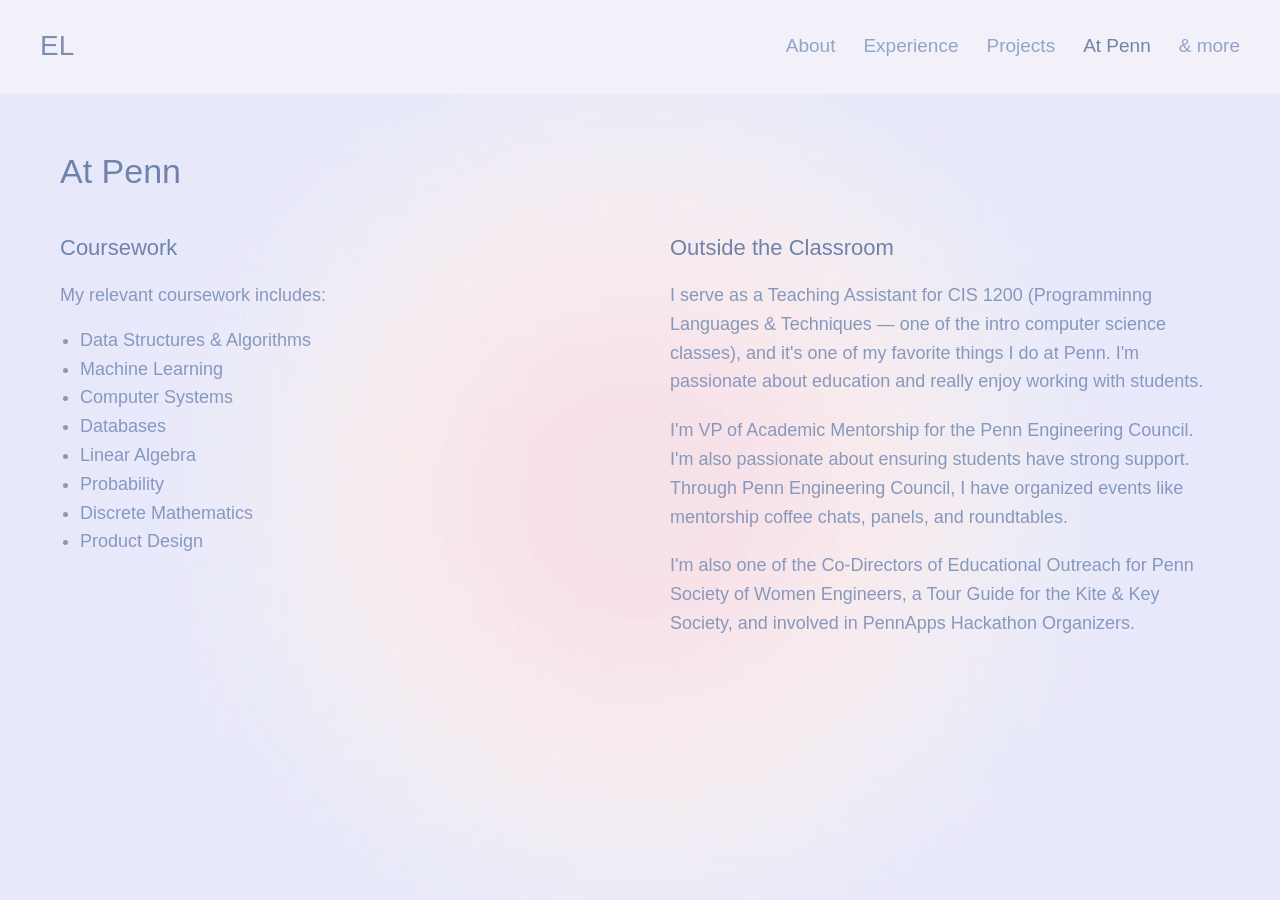
<file: at-penn.html>
<!DOCTYPE html>
<html lang="en">
<head>
<meta charset="UTF-8">
<meta name="viewport" content="width=device-width, initial-scale=1.0">
<link rel="icon" type="image/svg+xml" href="assets/favicon.svg">
<title>At Penn — Esha Lohiya</title>
<link rel="preconnect" href="https://fonts.googleapis.com">
<link rel="preconnect" href="https://fonts.gstatic.com" crossorigin>
<link href="https://fonts.googleapis.com/css2?family=Space+Grotesk:wght@300..700&display=swap" rel="stylesheet">
<link rel="stylesheet" href="styles.css">
</head>
<body class="gradient-bg">

<header class="site-header">
  <a href="index.html" class="logo">EL</a>
  <nav class="site-nav">
    <a href="index.html">About</a>
    <a href="experience.html">Experience</a>
    <a href="projects.html">Projects</a>
    <a href="at-penn.html" class="active">At Penn</a>
    <a href="more.html">&amp; more</a>
  </nav>
</header>

<main class="page-section" id="at-penn">
  <h1>At Penn</h1>

  <div class="penn-columns">
    <section class="penn-section">
      <h2>Coursework</h2>
      <p class="more-bio">My relevant coursework includes:</p>
      <ul class="coursework-list">
        <li>Data Structures &amp; Algorithms</li>
        <li>Machine Learning</li>
        <li>Computer Systems</li>
        <li>Databases</li>
        <li>Linear Algebra</li>
        <li>Probability</li>
        <li>Discrete Mathematics</li>
        <li>Product Design</li>
      </ul>
    </section>

    <section class="penn-section">
      <h2>Outside the Classroom</h2>
      <p class="more-bio">I serve as a Teaching Assistant for CIS 1200 (Programminng Languages & Techniques — one of the intro computer science classes), and it's one of my favorite things I do at Penn. I'm passionate about education and really enjoy working with students.</p>
      <p class="more-bio">I'm VP of Academic Mentorship for the Penn Engineering Council. I'm also passionate about ensuring students have strong support. Through Penn Engineering Council, I have organized events like mentorship coffee chats, panels, and roundtables.</p>
      <p class="more-bio">I'm also one of the Co-Directors of Educational Outreach for Penn Society of Women Engineers, a Tour Guide for the Kite &amp; Key Society, and involved in PennApps Hackathon Organizers.</p>
    </section>
  </div>
</main>

</body>
</html>
</file>
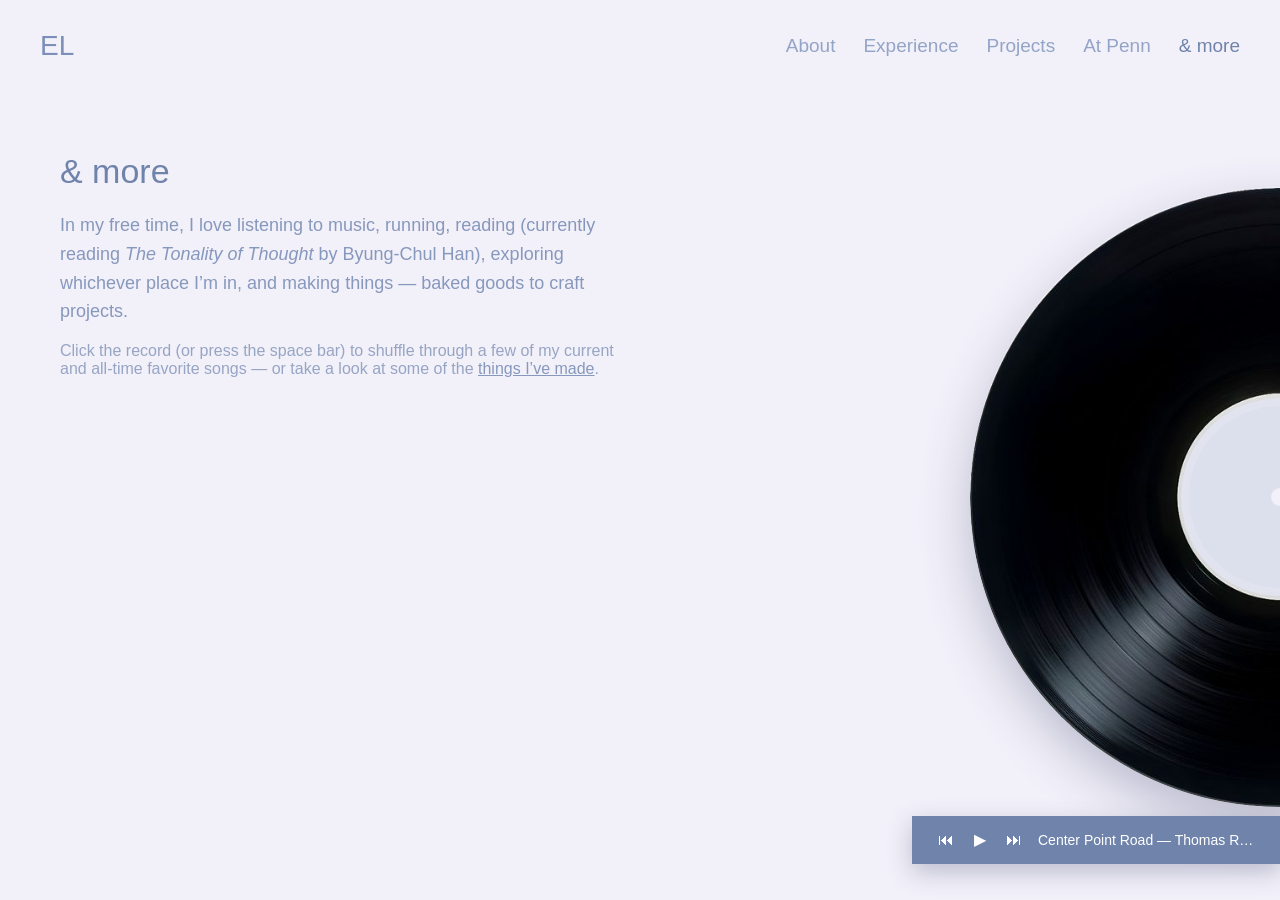
<file: more.html>
<!DOCTYPE html>
<html lang="en">
<head>
<meta charset="UTF-8">
<meta name="viewport" content="width=device-width, initial-scale=1.0">
<link rel="icon" type="image/svg+xml" href="assets/favicon.svg">
<title>& more — Esha Lohiya</title>
<link rel="preconnect" href="https://fonts.googleapis.com">
<link rel="preconnect" href="https://fonts.gstatic.com" crossorigin>
<link href="https://fonts.googleapis.com/css2?family=Space+Grotesk:wght@300..700&display=swap" rel="stylesheet">
<link rel="stylesheet" href="styles.css">
</head>
<body>

<header class="site-header">
  <a href="index.html" class="logo">EL</a>
  <nav class="site-nav">
    <a href="index.html">About</a>
    <a href="experience.html">Experience</a>
    <a href="projects.html">Projects</a>
    <a href="at-penn.html">At Penn</a>
    <a href="more.html" class="active">&amp; more</a>
  </nav>
</header>

<main class="page-section" id="more">
  <h1>& more</h1>
  <p class="more-bio">
    In my free time, I love listening to music, running, reading (currently reading
    <em>The Tonality of Thought</em> by Byung-Chul Han), exploring whichever place
    I&rsquo;m in, and making things &mdash; baked goods to craft projects.
  </p>
  <p class="more-hint">
    Click the record (or press the space bar) to shuffle through a few of my current and all-time favorite
    songs &mdash; or take a look at some of the <a href="things-ive-made.html">things I&rsquo;ve made</a>.
  </p>

  <div class="player-bar">
    <button class="player-btn" id="prevBtn" aria-label="Previous track">&#9198;</button>
    <button class="player-btn" id="playBtn" aria-label="Play">&#9654;</button>
    <button class="player-btn" id="nextBtn" aria-label="Next track">&#9197;</button>
    <span class="player-track" id="playerTrackLabel"></span>
  </div>

  <div id="embed-iframe" class="embed-hidden"></div>
</main>

<div class="vinyl-record" id="vinylRecord" title="Click to shuffle">
  <div class="vinyl-label" id="vinylLabel"></div>
</div>

<script src="https://open.spotify.com/embed/iframe-api/v1" async></script>
<script src="assets/player.js"></script>
</body>
</html>
</file>
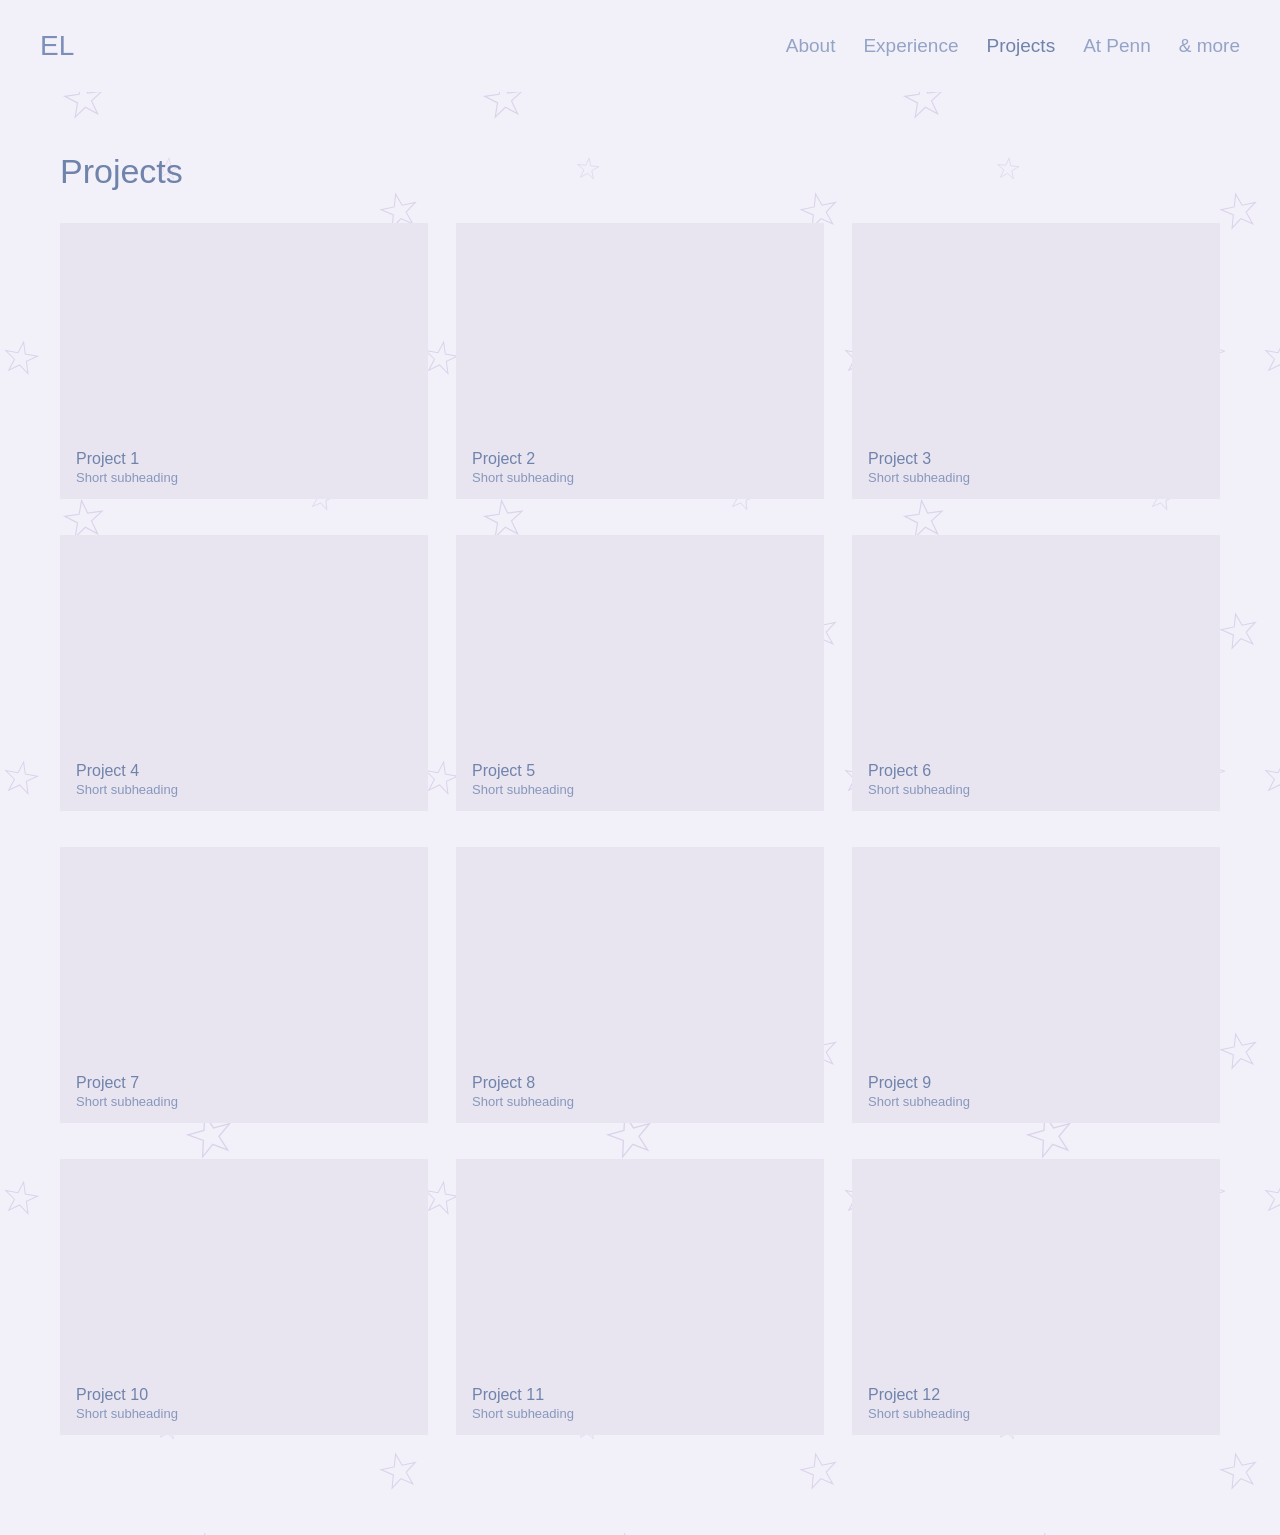
<file: projects.html>
<!DOCTYPE html>
<html lang="en">
<head>
<meta charset="UTF-8">
<meta name="viewport" content="width=device-width, initial-scale=1.0">
<link rel="icon" type="image/svg+xml" href="assets/favicon.svg">
<title>Projects — Esha Lohiya</title>
<link rel="preconnect" href="https://fonts.googleapis.com">
<link rel="preconnect" href="https://fonts.gstatic.com" crossorigin>
<link href="https://fonts.googleapis.com/css2?family=Space+Grotesk:wght@300..700&display=swap" rel="stylesheet">
<link rel="stylesheet" href="styles.css">
</head>
<body class="stars-bg">

<header class="site-header">
  <a href="index.html" class="logo">EL</a>
  <nav class="site-nav">
    <a href="index.html">About</a>
    <a href="experience.html">Experience</a>
    <a href="projects.html" class="active">Projects</a>
    <a href="at-penn.html">At Penn</a>
    <a href="more.html">&amp; more</a>
  </nav>
</header>

<main class="page-section" id="projects">
  <h1>Projects</h1>

  <div class="project-grid">
    <button class="project-card" type="button" data-modal="project-1">
      <div class="project-box">
        <div class="project-text">
          <span class="project-title">Project 1</span>
          <span class="project-subheading">Short subheading</span>
        </div>
      </div>
    </button>
    <button class="project-card" type="button" data-modal="project-2">
      <div class="project-box">
        <div class="project-text">
          <span class="project-title">Project 2</span>
          <span class="project-subheading">Short subheading</span>
        </div>
      </div>
    </button>
    <button class="project-card" type="button" data-modal="project-3">
      <div class="project-box">
        <div class="project-text">
          <span class="project-title">Project 3</span>
          <span class="project-subheading">Short subheading</span>
        </div>
      </div>
    </button>
    <button class="project-card" type="button" data-modal="project-4">
      <div class="project-box">
        <div class="project-text">
          <span class="project-title">Project 4</span>
          <span class="project-subheading">Short subheading</span>
        </div>
      </div>
    </button>
    <button class="project-card" type="button" data-modal="project-5">
      <div class="project-box">
        <div class="project-text">
          <span class="project-title">Project 5</span>
          <span class="project-subheading">Short subheading</span>
        </div>
      </div>
    </button>
    <button class="project-card" type="button" data-modal="project-6">
      <div class="project-box">
        <div class="project-text">
          <span class="project-title">Project 6</span>
          <span class="project-subheading">Short subheading</span>
        </div>
      </div>
    </button>
    <button class="project-card" type="button" data-modal="project-7">
      <div class="project-box">
        <div class="project-text">
          <span class="project-title">Project 7</span>
          <span class="project-subheading">Short subheading</span>
        </div>
      </div>
    </button>
    <button class="project-card" type="button" data-modal="project-8">
      <div class="project-box">
        <div class="project-text">
          <span class="project-title">Project 8</span>
          <span class="project-subheading">Short subheading</span>
        </div>
      </div>
    </button>
    <button class="project-card" type="button" data-modal="project-9">
      <div class="project-box">
        <div class="project-text">
          <span class="project-title">Project 9</span>
          <span class="project-subheading">Short subheading</span>
        </div>
      </div>
    </button>
    <button class="project-card" type="button" data-modal="project-10">
      <div class="project-box">
        <div class="project-text">
          <span class="project-title">Project 10</span>
          <span class="project-subheading">Short subheading</span>
        </div>
      </div>
    </button>
    <button class="project-card" type="button" data-modal="project-11">
      <div class="project-box">
        <div class="project-text">
          <span class="project-title">Project 11</span>
          <span class="project-subheading">Short subheading</span>
        </div>
      </div>
    </button>
    <button class="project-card" type="button" data-modal="project-12">
      <div class="project-box">
        <div class="project-text">
          <span class="project-title">Project 12</span>
          <span class="project-subheading">Short subheading</span>
        </div>
      </div>
    </button>
  </div>
</main>

<div class="lightbox project-modal" id="modal-project-1" hidden>
  <div class="lightbox-backdrop" data-close></div>
  <div class="lightbox-box">
    <button class="lightbox-close" type="button" data-close aria-label="Close">&times;</button>
    <h2 class="lightbox-title">Project 1</h2>
    <p class="lightbox-label">Short subheading</p>
    <p class="lightbox-desc">Description coming soon.</p>
  </div>
</div>

<div class="lightbox project-modal" id="modal-project-2" hidden>
  <div class="lightbox-backdrop" data-close></div>
  <div class="lightbox-box">
    <button class="lightbox-close" type="button" data-close aria-label="Close">&times;</button>
    <h2 class="lightbox-title">Project 2</h2>
    <p class="lightbox-label">Short subheading</p>
    <p class="lightbox-desc">Description coming soon.</p>
  </div>
</div>

<div class="lightbox project-modal" id="modal-project-3" hidden>
  <div class="lightbox-backdrop" data-close></div>
  <div class="lightbox-box">
    <button class="lightbox-close" type="button" data-close aria-label="Close">&times;</button>
    <h2 class="lightbox-title">Project 3</h2>
    <p class="lightbox-label">Short subheading</p>
    <p class="lightbox-desc">Description coming soon.</p>
  </div>
</div>

<div class="lightbox project-modal" id="modal-project-4" hidden>
  <div class="lightbox-backdrop" data-close></div>
  <div class="lightbox-box">
    <button class="lightbox-close" type="button" data-close aria-label="Close">&times;</button>
    <h2 class="lightbox-title">Project 4</h2>
    <p class="lightbox-label">Short subheading</p>
    <p class="lightbox-desc">Description coming soon.</p>
  </div>
</div>

<div class="lightbox project-modal" id="modal-project-5" hidden>
  <div class="lightbox-backdrop" data-close></div>
  <div class="lightbox-box">
    <button class="lightbox-close" type="button" data-close aria-label="Close">&times;</button>
    <h2 class="lightbox-title">Project 5</h2>
    <p class="lightbox-label">Short subheading</p>
    <p class="lightbox-desc">Description coming soon.</p>
  </div>
</div>

<div class="lightbox project-modal" id="modal-project-6" hidden>
  <div class="lightbox-backdrop" data-close></div>
  <div class="lightbox-box">
    <button class="lightbox-close" type="button" data-close aria-label="Close">&times;</button>
    <h2 class="lightbox-title">Project 6</h2>
    <p class="lightbox-label">Short subheading</p>
    <p class="lightbox-desc">Description coming soon.</p>
  </div>
</div>

<div class="lightbox project-modal" id="modal-project-7" hidden>
  <div class="lightbox-backdrop" data-close></div>
  <div class="lightbox-box">
    <button class="lightbox-close" type="button" data-close aria-label="Close">&times;</button>
    <h2 class="lightbox-title">Project 7</h2>
    <p class="lightbox-label">Short subheading</p>
    <p class="lightbox-desc">Description coming soon.</p>
  </div>
</div>

<div class="lightbox project-modal" id="modal-project-8" hidden>
  <div class="lightbox-backdrop" data-close></div>
  <div class="lightbox-box">
    <button class="lightbox-close" type="button" data-close aria-label="Close">&times;</button>
    <h2 class="lightbox-title">Project 8</h2>
    <p class="lightbox-label">Short subheading</p>
    <p class="lightbox-desc">Description coming soon.</p>
  </div>
</div>

<div class="lightbox project-modal" id="modal-project-9" hidden>
  <div class="lightbox-backdrop" data-close></div>
  <div class="lightbox-box">
    <button class="lightbox-close" type="button" data-close aria-label="Close">&times;</button>
    <h2 class="lightbox-title">Project 9</h2>
    <p class="lightbox-label">Short subheading</p>
    <p class="lightbox-desc">Description coming soon.</p>
  </div>
</div>

<div class="lightbox project-modal" id="modal-project-10" hidden>
  <div class="lightbox-backdrop" data-close></div>
  <div class="lightbox-box">
    <button class="lightbox-close" type="button" data-close aria-label="Close">&times;</button>
    <h2 class="lightbox-title">Project 10</h2>
    <p class="lightbox-label">Short subheading</p>
    <p class="lightbox-desc">Description coming soon.</p>
  </div>
</div>

<div class="lightbox project-modal" id="modal-project-11" hidden>
  <div class="lightbox-backdrop" data-close></div>
  <div class="lightbox-box">
    <button class="lightbox-close" type="button" data-close aria-label="Close">&times;</button>
    <h2 class="lightbox-title">Project 11</h2>
    <p class="lightbox-label">Short subheading</p>
    <p class="lightbox-desc">Description coming soon.</p>
  </div>
</div>

<div class="lightbox project-modal" id="modal-project-12" hidden>
  <div class="lightbox-backdrop" data-close></div>
  <div class="lightbox-box">
    <button class="lightbox-close" type="button" data-close aria-label="Close">&times;</button>
    <h2 class="lightbox-title">Project 12</h2>
    <p class="lightbox-label">Short subheading</p>
    <p class="lightbox-desc">Description coming soon.</p>
  </div>
</div>

<script src="assets/lightbox.js"></script>
</body>
</html>
</file>
<file: styles.css>
* {
  margin: 0;
  padding: 0;
  box-sizing: border-box;
}

body {
  font-family: Helvetica, Arial, sans-serif;
  background: #f2f0f9;
  color: #6f83ab;
  min-height: 100vh;
}

/* Preview: paper/grid background, header bar stays on the original lavender */
body.paper-bg {
  background-color: #ffffff;
  background-image:
    linear-gradient(#ececec 1px, transparent 1px),
    linear-gradient(90deg, #ececec 1px, transparent 1px);
  background-size: 28px 28px;
}

body.paper-bg .site-header {
  background-color: #f2f0f9;
}

/* Preview: light purple background with scattered star pattern */
body.stars-bg {
  background-color: #f2f0f9;
  background-image: url("data:image/svg+xml,%3Csvg xmlns='http://www.w3.org/2000/svg' width='300' height='300' viewBox='0 0 300 300'%3E%3Cg fill='none' stroke='%23dcd3ea' stroke-width='3'%3E%3Cpolygon points='0,-45 11,-11 48,-11 18,10 29,45 0,24 -29,45 -18,10 -48,-11 -11,-11' transform='translate(60,70) rotate(-8) scale(0.28)'/%3E%3Cpolygon points='0,-45 11,-11 48,-11 18,10 29,45 0,24 -29,45 -18,10 -48,-11 -11,-11' transform='translate(230,55) rotate(12) scale(0.18)'/%3E%3Cpolygon points='0,-45 11,-11 48,-11 18,10 29,45 0,24 -29,45 -18,10 -48,-11 -11,-11' transform='translate(150,210) rotate(-15) scale(0.32)'/%3E%3Cpolygon points='0,-45 11,-11 48,-11 18,10 29,45 0,24 -29,45 -18,10 -48,-11 -11,-11' transform='translate(265,250) rotate(18) scale(0.2)'/%3E%3Cpolygon points='0,-45 11,-11 48,-11 18,10 29,45 0,24 -29,45 -18,10 -48,-11 -11,-11' transform='translate(15,255) rotate(10) scale(0.24)'/%3E%3Cpolygon points='0,-45 11,-11 48,-11 18,10 29,45 0,24 -29,45 -18,10 -48,-11 -11,-11' transform='translate(285,150) rotate(-12) scale(0.26)'/%3E%3Cpolygon points='0,-45 11,-11 48,-11 18,10 29,45 0,24 -29,45 -18,10 -48,-11 -11,-11' transform='translate(120,120) rotate(6) scale(0.16)'/%3E%3C/g%3E%3C/svg%3E");
  background-repeat: repeat;
  background-size: 420px 420px;
}

body.stars-bg .site-header {
  background-color: #f2f0f9;
}

/* At Penn: rotated gradient background, centered in the content area below the nav */
body.gradient-bg {
  background-color: #f2f0f9;
}

body.gradient-bg .site-header {
  background-color: #f2f0f9;
}

body.gradient-bg .page-section {
  position: relative;
  min-height: calc(100vh - 94px);
}

body.gradient-bg::before {
  content: "";
  position: fixed;
  top: 94px;
  left: 0;
  right: 0;
  bottom: 0;
  background-image: url("assets/gradient-rotated.jpg");
  background-size: cover;
  background-position: center;
  background-repeat: no-repeat;
  opacity: 0.45;
  z-index: -1;
}

/* ---------- Header ---------- */

.site-header {
  display: flex;
  flex-wrap: wrap;
  align-items: center;
  justify-content: space-between;
  row-gap: 12px;
  padding: 30px 40px;
}

.logo {
  font-size: 28px;
  color: #7c8fb8;
  font-weight: 400;
  text-decoration: none;
}

.site-nav {
  display: flex;
  flex-wrap: wrap;
  gap: 12px 28px;
  justify-content: flex-end;
}

.site-nav a {
  color: #93a4c7;
  text-decoration: none;
  font-size: 19px;
  white-space: nowrap;
}

.site-nav a.active {
  color: #6f83ab;
}

.site-nav a:hover {
  color: #6f83ab;
}

/* ---------- About section ---------- */

.about-section {
  display: flex;
  align-items: flex-start;
  gap: 120px;
  max-width: 1300px;
  margin: 0 auto;
  padding: 90px 60px 60px;
}

.photo-wrap {
  position: relative;
  flex: 0 0 auto;
  width: 460px;
  height: 460px;
}

.photo-circle {
  position: absolute;
  top: 0;
  left: 10px;
  width: 450px;
  height: 450px;
  border-radius: 50%;
  overflow: hidden;
  background: #d7d9e2;
  -webkit-mask-image: radial-gradient(circle, #000 68%, transparent 100%);
  mask-image: radial-gradient(circle, #000 68%, transparent 100%);
}

.clouds-bg {
  position: absolute;
  top: -10%;
  left: -10%;
  width: 120%;
  height: 120%;
  object-fit: cover;
  opacity: 0.55;
  filter: grayscale(35%) brightness(1.15) blur(2px);
}

.profile-photo {
  position: absolute;
  width: 350px;
  height: 350px;
  border-radius: 50%;
  top: 54px;
  left: 60px;
  background-image: url("assets/photo.jpg");
  background-size: 110%;
  background-position: 55% 45%;
  box-shadow: 0 10px 30px rgba(60, 70, 110, 0.15);
}

.pennant {
  position: absolute;
  width: 400px;
  top: 375px;
  left: 1px;
  transform: rotate(-13deg);
  transform-origin: left center;
  filter: drop-shadow(0 8px 16px rgba(60, 70, 110, 0.2));
}

.about-text {
  padding-top: 30px;
  max-width: 560px;
}

.about-text h1 {
  font-size: 34px;
  font-weight: 400;
  color: #6f83ab;
  margin-bottom: 28px;
}

.about-text p {
  font-size: 18px;
  line-height: 1.6;
  color: #8798bd;
  margin-bottom: 22px;
  font-weight: 300;
}

.about-text a {
  color: #8798bd;
  text-decoration: underline;
}

.about-text a:hover {
  color: #6f83ab;
}

/* ---------- Generic page section ---------- */

.page-section {
  max-width: 1300px;
  margin: 0 auto;
  padding: 60px 60px 60px;
}

.page-section h1 {
  font-size: 34px;
  font-weight: 400;
  color: #6f83ab;
}

/* ---------- At Penn ---------- */

.penn-columns {
  display: flex;
  gap: 60px;
  margin-top: 44px;
}

.penn-section {
  flex: 1;
}

.penn-section h2 {
  font-size: 22px;
  font-weight: 400;
  color: #6f83ab;
  margin-bottom: 12px;
}

.penn-section .more-bio {
  max-width: none;
}

.coursework-list {
  list-style: disc;
  padding-left: 20px;
  margin: 0;
}

.coursework-list li {
  font-size: 18px;
  font-weight: 300;
  color: #8798bd;
  line-height: 1.6;
}

/* ---------- Experience ---------- */

.experience-layout {
  display: flex;
  align-items: stretch;
  gap: 60px;
}

.experience-heading {
  flex: 0 0 220px;
  display: flex;
  align-items: flex-start;
  padding-top: 12px;
}

.experience-heading h1 {
  margin: 0;
}

.experience-divider {
  flex: 0 0 2px;
  background: #6f83ab;
  opacity: 0.4;
}

.experience-list {
  display: flex;
  flex-direction: column;
  gap: 24px;
  flex: 1;
  padding: 12px 0;
}

.experience-item {
  display: flex;
  align-items: flex-start;
  gap: 24px;
  background-color: #f2f0f9;
  padding: 10px 20px;
}

.experience-logo {
  flex: 0 0 auto;
  width: 90px;
  height: 90px;
  background-color: #dcdfec;
  background-size: cover;
  background-position: center;
}

.experience-text {
  display: flex;
  flex-direction: column;
  gap: 6px;
  flex: 1;
}

.experience-role {
  font-size: 20px;
  color: #6f83ab;
  font-weight: 400;
}

.experience-desc {
  font-size: 15px;
  color: #97a5c4;
  font-weight: 300;
}

.experience-year {
  margin-left: auto;
  font-size: 19px;
  color: #6f83ab;
  font-weight: 300;
}

/* ---------- & more: spinning record + playlist ---------- */

.more-bio {
  font-size: 18px;
  line-height: 1.6;
  color: #8798bd;
  font-weight: 300;
  max-width: 560px;
  margin-top: 20px;
  margin-bottom: 16px;
}

.more-hint {
  font-size: 16px;
  color: #97a5c4;
  font-weight: 300;
  margin-bottom: 32px;
  max-width: 560px;
}

.more-hint a,
.more-bio a {
  color: #8798bd;
  text-decoration: underline;
}

.more-hint a:hover,
.more-bio a:hover {
  color: #6f83ab;
}

#things-ive-made .more-bio {
  font-size: 15px;
  max-width: none;
}

/* ---------- Things I've made: thumbnail grid ---------- */

.make-grid {
  display: flex;
  flex-wrap: wrap;
  gap: 28px;
  margin: 32px 0 40px;
}

.make-card {
  display: flex;
  flex-direction: column;
  align-items: center;
  gap: 10px;
  width: 200px;
  border: none;
  background: none;
  padding: 0;
  font-family: inherit;
  text-decoration: none;
  color: #6f83ab;
  cursor: pointer;
}

.make-thumb {
  width: 200px;
  height: 200px;
  object-fit: contain;
  transition: transform 0.2s ease;
}

.make-card:hover .make-thumb {
  transform: translateY(-4px);
}

.make-caption {
  font-size: 15px;
  font-weight: 300;
  color: #8798bd;
}

.make-card:hover .make-caption {
  color: #6f83ab;
}

/* ---------- Projects grid ---------- */

.project-grid {
  display: grid;
  grid-template-columns: repeat(3, 1fr);
  gap: 36px 28px;
  margin: 32px 0 40px;
}

.project-card {
  display: block;
  border: none;
  background: none;
  padding: 0;
  font-family: inherit;
  text-align: left;
  cursor: pointer;
}

.project-box {
  position: relative;
  width: 100%;
  aspect-ratio: 4 / 3;
  overflow: hidden;
  background-color: #e8e4f0;
  transition: transform 0.2s ease, background-color 0.2s ease;
}

.project-card:hover .project-box {
  transform: translateY(-4px);
  background-color: #dcd3ea;
}

.project-img {
  position: absolute;
  inset: 0;
  width: 100%;
  height: 100%;
  object-fit: cover;
}

.project-box.has-image::before {
  content: '';
  position: absolute;
  inset: 0;
  background: linear-gradient(to top, rgba(25, 38, 68, 0.6), rgba(25, 38, 68, 0) 55%);
}

.project-text {
  position: absolute;
  left: 0;
  bottom: 0;
  z-index: 1;
  display: flex;
  flex-direction: column;
  gap: 2px;
  padding: 14px 16px;
}

.project-title {
  font-size: 16px;
  font-weight: 400;
  color: #6f83ab;
}

.project-subheading {
  font-size: 13px;
  font-weight: 300;
  color: #8798bd;
}

.project-box.has-image .project-title {
  color: #fff;
}

.project-box.has-image .project-subheading {
  color: #dde3f2;
}

/* ---------- Lightbox ---------- */

.lightbox {
  position: fixed;
  inset: 0;
  z-index: 50;
  display: flex;
  align-items: center;
  justify-content: center;
  padding: 24px;
}

.lightbox[hidden] {
  display: none;
}

.lightbox-backdrop {
  position: absolute;
  inset: 0;
  background: rgba(55, 65, 100, 0.55);
}

.lightbox-box {
  position: relative;
  z-index: 1;
  width: 100%;
  max-width: 640px;
  max-height: 88vh;
  overflow-y: auto;
  background: #f2f0f9;
  color: #6f83ab;
  padding: 32px;
  font-family: Helvetica, Arial, sans-serif;
  box-shadow: 0 24px 64px rgba(60, 70, 110, 0.35);
}

.project-modal .lightbox-box {
  background: #e8e4f0;
}

.lightbox-close {
  position: absolute;
  top: 10px;
  right: 14px;
  border: none;
  background: none;
  color: #6f83ab;
  font-size: 26px;
  line-height: 1;
  cursor: pointer;
}

.lightbox-close:hover {
  color: #97a5c4;
}

.lightbox-img {
  width: 100%;
  display: block;
  margin-bottom: 20px;
}

.lightbox-title {
  font-size: 20px;
  font-weight: 400;
  color: #6f83ab;
  margin-bottom: 16px;
}

.lightbox-desc {
  font-size: 14px;
  color: #8798bd;
  line-height: 1.6;
  margin-bottom: 20px;
}

.lightbox-label {
  font-size: 12px;
  text-transform: uppercase;
  letter-spacing: 0.06em;
  color: #97a5c4;
  margin-bottom: 10px;
}

.player-bar {
  position: fixed;
  right: 0;
  bottom: 36px;
  z-index: 5;
  display: inline-flex;
  align-items: center;
  gap: 12px;
  max-width: calc(100vw - 24px);
  box-sizing: border-box;
  padding: 12px 22px;
  background-color: #6f83ab;
  color: #fff;
  box-shadow: 0 8px 24px rgba(60, 70, 110, 0.3);
}

.player-btn {
  border: none;
  background: none;
  color: #fff;
  font-size: 16px;
  cursor: pointer;
  padding: 4px;
  line-height: 1;
}

.player-btn:hover {
  color: #dde3f2;
}

.player-track {
  font-size: 14px;
  color: #fff;
  font-weight: 300;
  white-space: nowrap;
  max-width: 220px;
  overflow: hidden;
  text-overflow: ellipsis;
}

.embed-hidden,
.embed-hidden iframe,
iframe[src*="open.spotify.com"] {
  position: absolute;
  width: 1px;
  height: 1px;
  overflow: hidden;
  opacity: 0;
  pointer-events: none;
}

.site-header {
  position: relative;
  z-index: 10;
}

.vinyl-record {
  position: fixed;
  z-index: 1;
  top: calc(94px + (100vh - 94px) / 2);
  right: -310px;
  transform: translateY(-50%);
  width: 620px;
  height: 620px;
  border-radius: 50%;
  cursor: pointer;
  background: url("assets/record.png") center/contain no-repeat;
  box-shadow: 0 20px 50px rgba(60, 70, 110, 0.3);
  display: flex;
  align-items: center;
  justify-content: center;
  animation: spin-record 8s linear infinite;
}

.vinyl-label {
  position: relative;
  width: 198px;
  height: 198px;
  border-radius: 50%;
  background-size: cover;
  background-position: center;
  background-color: #dcdfec;
  box-shadow: inset 0 0 0 8px rgba(255, 255, 255, 0.15);
}

.vinyl-label::after {
  content: "";
  position: absolute;
  top: 50%;
  left: 50%;
  width: 18px;
  height: 18px;
  background: #f2f0f9;
  border-radius: 50%;
  transform: translate(-50%, -50%);
}

@keyframes spin-record {
  from { transform: translateY(-50%) rotate(0deg); }
  to { transform: translateY(-50%) rotate(360deg); }
}

/* ---------- Responsive ---------- */

@media (max-width: 900px) {
  .site-header {
    padding: 24px 30px;
  }

  .site-nav {
    gap: 24px;
  }

  .about-section {
    flex-direction: column;
    align-items: center;
    text-align: left;
    padding: 40px 30px 100px;
    gap: 60px;
  }

  .photo-wrap {
    margin-bottom: 110px;
  }

  .about-text {
    padding-top: 0;
  }

  .page-section {
    padding: 40px 30px 60px;
  }

  .vinyl-record {
    width: 320px;
    height: 320px;
    right: -160px;
  }

  .vinyl-label {
    width: 110px;
    height: 110px;
  }

  .penn-columns {
    flex-direction: column;
    gap: 36px;
  }

  .project-grid {
    grid-template-columns: repeat(2, 1fr);
  }

  .player-bar {
    gap: 8px;
    padding: 10px 16px;
    bottom: 24px;
  }

  .player-btn {
    font-size: 14px;
  }

  .player-track {
    max-width: 150px;
    font-size: 13px;
  }
}

@media (max-width: 600px) {
  .project-grid {
    grid-template-columns: 1fr;
  }
}

@media (max-width: 560px) {
  .vinyl-record {
    display: none;
  }

  .player-bar {
    gap: 6px;
    padding: 8px 12px;
  }

  .player-btn {
    font-size: 13px;
  }

  .player-track {
    max-width: 110px;
    font-size: 12px;
  }
}

@media (max-width: 500px) {
  .photo-wrap {
    transform: scale(0.82);
    transform-origin: top center;
    margin-bottom: 60px;
  }
}
</file>
